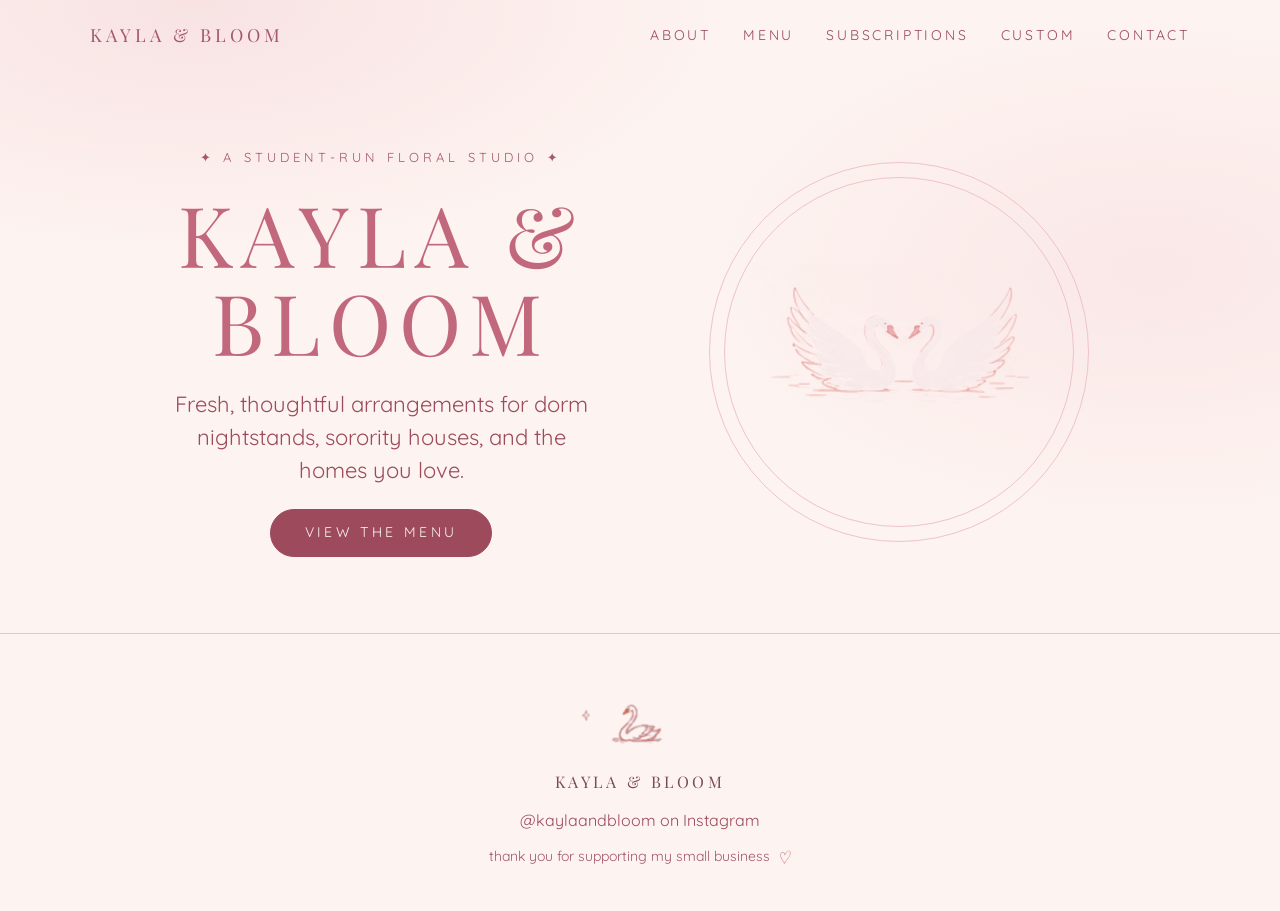
<file: index.html>
<!DOCTYPE html>
<html lang="en">
<head>
  <meta charset="UTF-8">
  <meta name="viewport" content="width=device-width, initial-scale=1.0">
  <title>Kayla &amp; Bloom | Home</title>
  <meta name="description" content="Kayla & Bloom is a student-run floral studio making fresh, thoughtful arrangements for dorm nightstands, sorority houses, and the homes you love.">
  <meta property="og:title" content="Kayla & Bloom">
  <meta property="og:description" content="Fresh, thoughtful arrangements for dorm nightstands, sorority houses, and the homes you love.">
  <meta property="og:type" content="website">
  <meta property="og:url" content="https://ishandhodu.github.io/kaylas-in-bloom12/">
  <meta property="og:image" content="https://ishandhodu.github.io/kaylas-in-bloom12/images/hero-swans.png">
  <link rel="icon" type="image/svg+xml" href="images/favicon.svg">
  <link rel="preconnect" href="https://fonts.googleapis.com">
  <link href="https://fonts.googleapis.com/css2?family=Quicksand:wght@300;400;500;600&family=Playfair+Display:wght@400;500&display=swap" rel="stylesheet">
  <link rel="stylesheet" href="css/styles.css">
</head>
<body>
  <header class="site-header">
    <nav>
      <a href="index.html" class="logo">Kayla &amp; Bloom</a>
      <ul class="nav-links">
        <li><a href="about.html">About</a></li>
        <li><a href="menu.html">Menu</a></li>
        <li><a href="subscriptions.html">Subscriptions</a></li>
        <li><a href="custom.html">Custom</a></li>
        <li><a href="contact.html">Contact</a></li>
      </ul>
    </nav>
  </header>

  <main>
    <section class="hero" id="top">
      <div class="hero-copy">
        <span class="eyebrow"><span class="sparkle">✦</span> A student-run floral studio <span class="sparkle">✦</span></span>
        <h1>Kayla &amp;<br>Bloom</h1>
        <p>Fresh, thoughtful arrangements for dorm nightstands, sorority houses, and the homes you love.</p>
        <a href="menu.html" class="btn">View the Menu</a>
      </div>
      <div class="hero-image">
        <div class="ring">
          <img class="float" src="images/hero-swans.png" alt="Two swans forming a heart shape" width="438" height="264">
        </div>
      </div>
    </section>
  </main>

  <footer class="site-footer">
    <img src="images/swan.png" alt="" width="320" height="190" loading="lazy">
    <span class="brand">Kayla &amp; Bloom</span>
    <a href="https://instagram.com/kaylaandbloom" target="_blank" rel="noopener">@kaylaandbloom on Instagram</a>
    <span class="thanks">thank you for supporting my small business <img src="images/heart-only.png" alt="" width="136" height="160" loading="lazy"></span>
  </footer>
  <script src="js/main.js" defer></script>
</body>
</html>
</file>
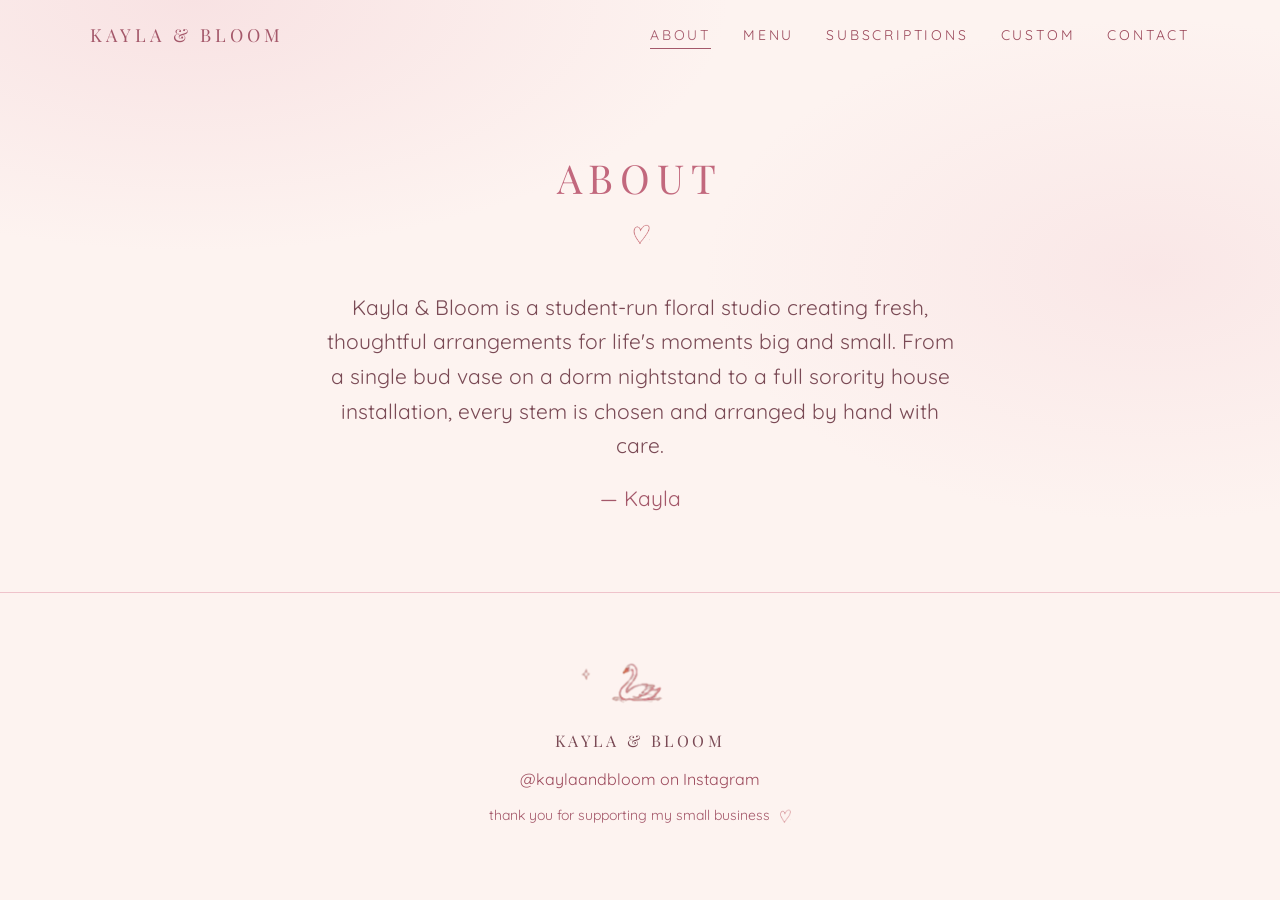
<file: about.html>
<!DOCTYPE html>
<html lang="en">
<head>
  <meta charset="UTF-8">
  <meta name="viewport" content="width=device-width, initial-scale=1.0">
  <title>Kayla &amp; Bloom | About</title>
  <meta name="description" content="Kayla & Bloom is a student-run floral studio creating fresh, thoughtful arrangements for life's moments big and small.">
  <meta property="og:title" content="About | Kayla & Bloom">
  <meta property="og:description" content="Kayla & Bloom is a student-run floral studio creating fresh, thoughtful arrangements for life's moments big and small.">
  <meta property="og:type" content="website">
  <meta property="og:url" content="https://ishandhodu.github.io/kaylas-in-bloom12/about.html">
  <meta property="og:image" content="https://ishandhodu.github.io/kaylas-in-bloom12/images/hero-swans.png">
  <link rel="icon" type="image/svg+xml" href="images/favicon.svg">
  <link rel="preconnect" href="https://fonts.googleapis.com">
  <link href="https://fonts.googleapis.com/css2?family=Quicksand:wght@300;400;500;600&family=Playfair+Display:wght@400;500&display=swap" rel="stylesheet">
  <link rel="stylesheet" href="css/styles.css">
</head>
<body>
  <header class="site-header">
    <nav>
      <a href="index.html" class="logo">Kayla &amp; Bloom</a>
      <ul class="nav-links">
        <li><a href="about.html" aria-current="page">About</a></li>
        <li><a href="menu.html">Menu</a></li>
        <li><a href="subscriptions.html">Subscriptions</a></li>
        <li><a href="custom.html">Custom</a></li>
        <li><a href="contact.html">Contact</a></li>
      </ul>
    </nav>
  </header>

  <main>
    <section class="about" id="about">
      <div class="section-heading">
        <h1>About</h1>
        <img src="images/heart-only.png" alt="" width="136" height="160" loading="lazy">
      </div>
      <div class="about-content">
        <p>Kayla &amp; Bloom is a student-run floral studio creating fresh, thoughtful arrangements for life's moments big and small. From a single bud vase on a dorm nightstand to a full sorority house installation, every stem is chosen and arranged by hand with care.</p>
        <p class="signature">— Kayla</p>
      </div>
    </section>
  </main>

  <footer class="site-footer">
    <img src="images/swan.png" alt="" width="320" height="190" loading="lazy">
    <span class="brand">Kayla &amp; Bloom</span>
    <a href="https://instagram.com/kaylaandbloom" target="_blank" rel="noopener">@kaylaandbloom on Instagram</a>
    <span class="thanks">thank you for supporting my small business <img src="images/heart-only.png" alt="" width="136" height="160" loading="lazy"></span>
  </footer>
  <script src="js/main.js" defer></script>
</body>
</html>
</file>
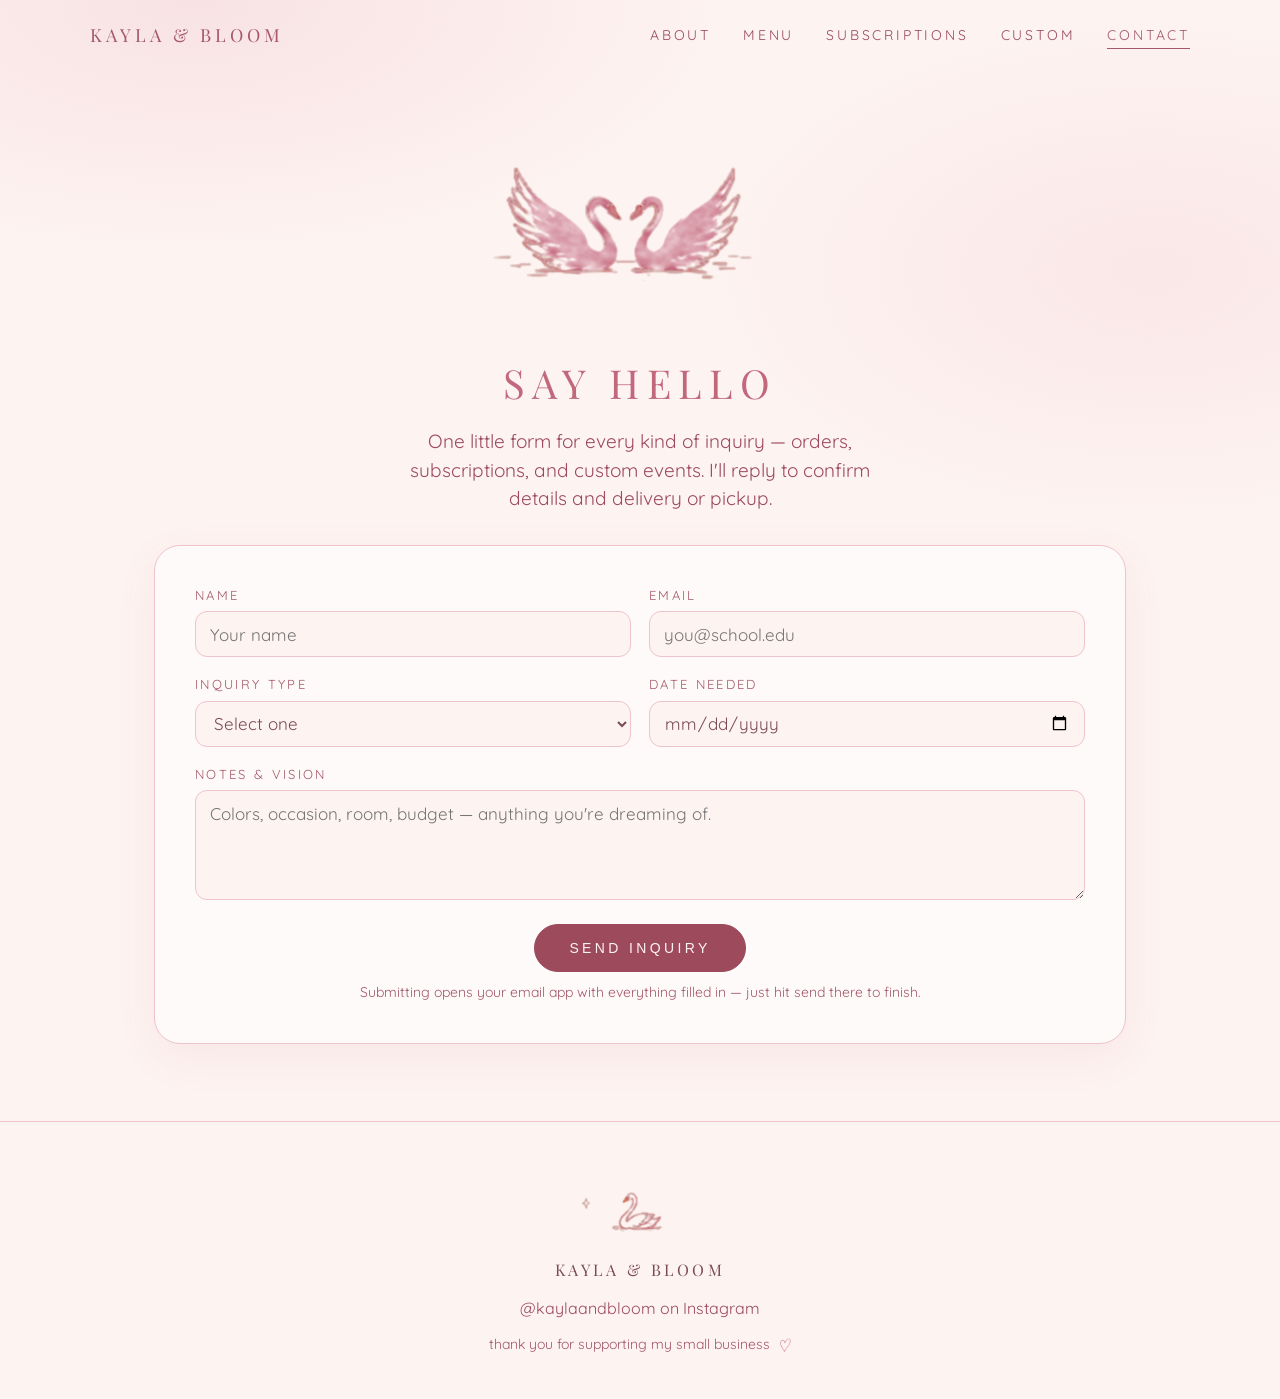
<file: contact.html>
<!DOCTYPE html>
<html lang="en">
<head>
  <meta charset="UTF-8">
  <meta name="viewport" content="width=device-width, initial-scale=1.0">
  <title>Kayla &amp; Bloom | Contact</title>
  <meta name="description" content="Send an inquiry to Kayla & Bloom for a standard order, monthly subscription, or custom event.">
  <meta property="og:title" content="Contact | Kayla & Bloom">
  <meta property="og:description" content="Send an inquiry for a standard order, monthly subscription, or custom event.">
  <meta property="og:type" content="website">
  <meta property="og:url" content="https://ishandhodu.github.io/kaylas-in-bloom12/contact.html">
  <meta property="og:image" content="https://ishandhodu.github.io/kaylas-in-bloom12/images/hero-swans.png">
  <link rel="icon" type="image/svg+xml" href="images/favicon.svg">
  <link rel="preconnect" href="https://fonts.googleapis.com">
  <link href="https://fonts.googleapis.com/css2?family=Quicksand:wght@300;400;500;600&family=Playfair+Display:wght@400;500&display=swap" rel="stylesheet">
  <link rel="stylesheet" href="css/styles.css">
</head>
<body>
  <header class="site-header">
    <nav>
      <a href="index.html" class="logo">Kayla &amp; Bloom</a>
      <ul class="nav-links">
        <li><a href="about.html">About</a></li>
        <li><a href="menu.html">Menu</a></li>
        <li><a href="subscriptions.html">Subscriptions</a></li>
        <li><a href="custom.html">Custom</a></li>
        <li><a href="contact.html" aria-current="page">Contact</a></li>
      </ul>
    </nav>
  </header>

  <main>
    <section class="contact" id="contact">
      <div class="contact-intro">
        <img src="images/swans-pair.png" alt="Two hand-drawn swans" width="700" height="447" loading="lazy">
        <h1>Say Hello</h1>
        <p>One little form for every kind of inquiry — orders, subscriptions, and custom events. I'll reply to confirm details and delivery or pickup.</p>
      </div>

      <form class="inquiry" id="contact-form">
        <div class="form-row">
          <label for="name">Name
            <input type="text" id="name" name="name" placeholder="Your name" required>
          </label>
          <label for="email">Email
            <input type="email" id="email" name="email" placeholder="you@school.edu" required>
          </label>
        </div>

        <div class="form-row">
          <label for="inquiry-type">Inquiry type
            <select id="inquiry-type" name="inquiry-type" required>
              <option value="">Select one</option>
              <option>Standard order</option>
              <option>Monthly subscription</option>
              <option>Custom or large event</option>
            </select>
          </label>
          <label for="date-needed">Date needed
            <input type="date" id="date-needed" name="date-needed">
          </label>
        </div>

        <label for="notes">Notes &amp; vision
          <textarea id="notes" name="notes" rows="4" placeholder="Colors, occasion, room, budget — anything you're dreaming of."></textarea>
        </label>

        <div class="submit-row">
          <button type="submit" class="btn">Send Inquiry</button>
          <span class="form-note">Submitting opens your email app with everything filled in — just hit send there to finish.</span>
        </div>
      </form>
    </section>
  </main>

  <footer class="site-footer">
    <img src="images/swan.png" alt="" width="320" height="190" loading="lazy">
    <span class="brand">Kayla &amp; Bloom</span>
    <a href="https://instagram.com/kaylaandbloom" target="_blank" rel="noopener">@kaylaandbloom on Instagram</a>
    <span class="thanks">thank you for supporting my small business <img src="images/heart-only.png" alt="" width="136" height="160" loading="lazy"></span>
  </footer>
  <script src="js/main.js" defer></script>
</body>
</html>
</file>
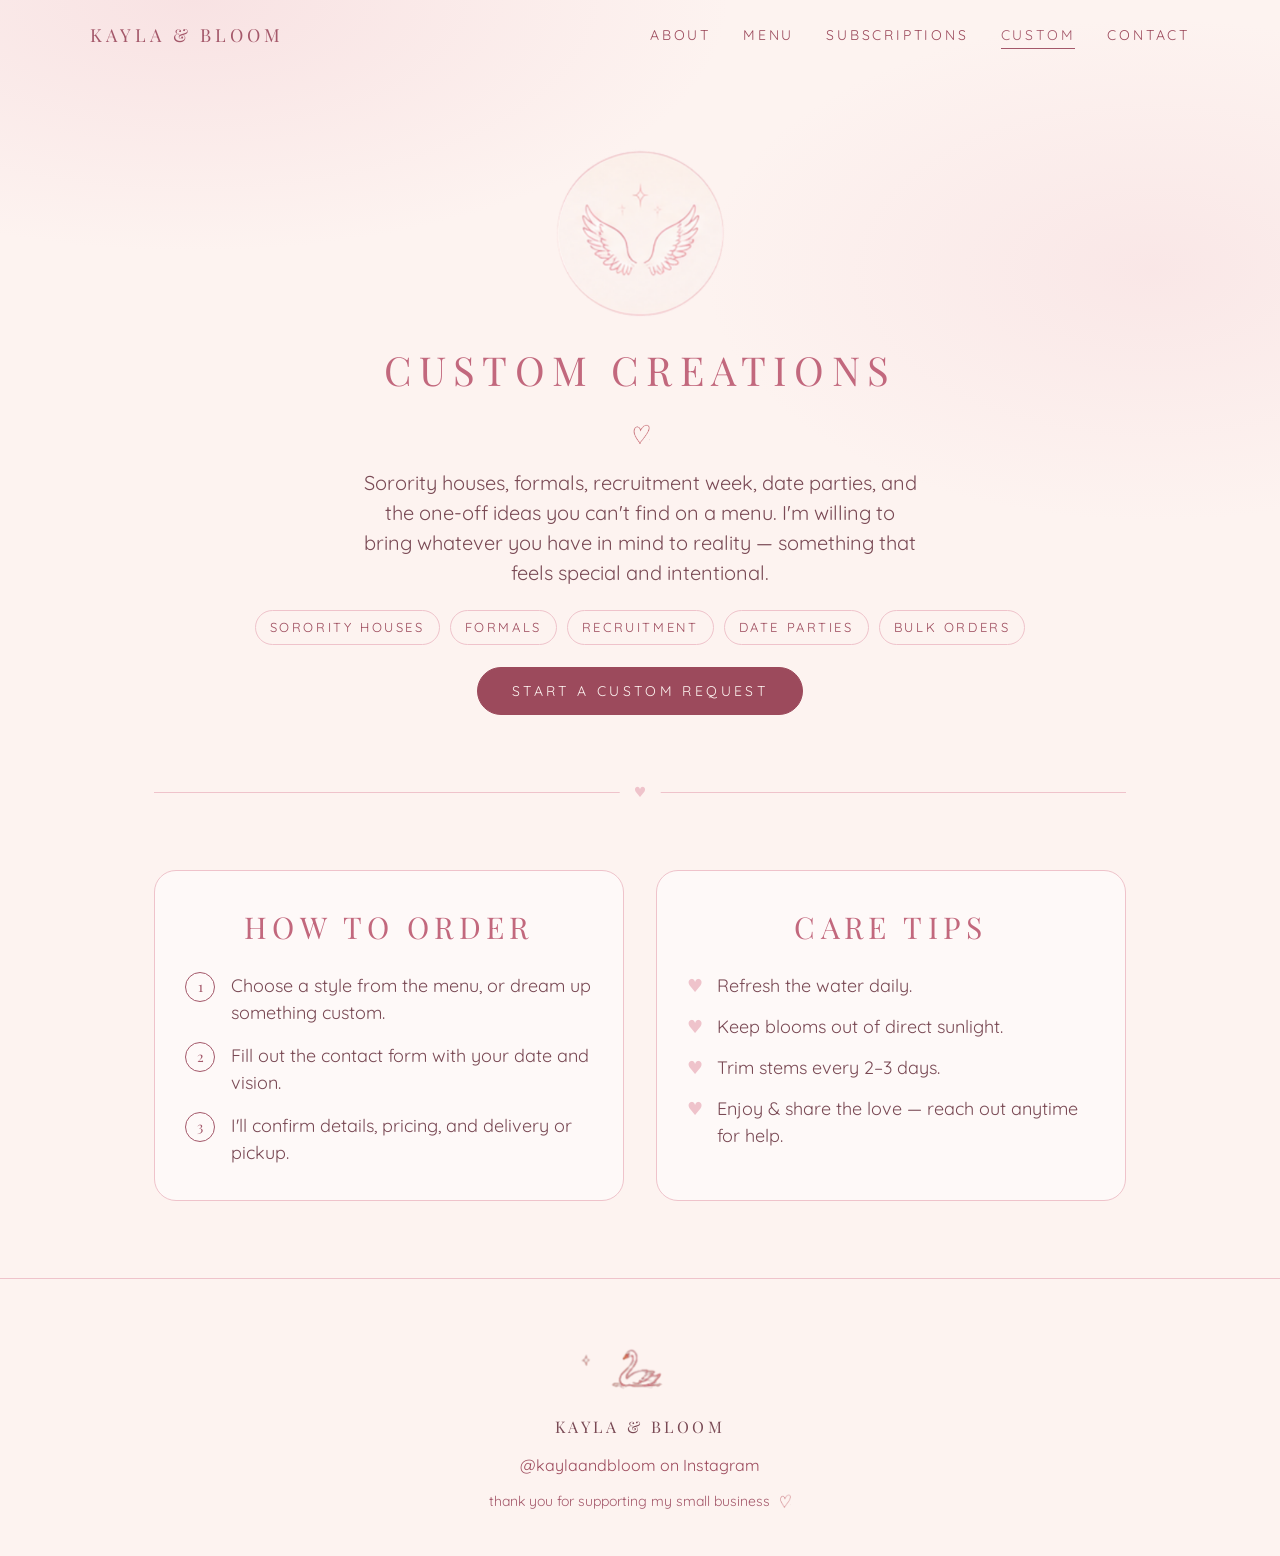
<file: custom.html>
<!DOCTYPE html>
<html lang="en">
<head>
  <meta charset="UTF-8">
  <meta name="viewport" content="width=device-width, initial-scale=1.0">
  <title>Kayla &amp; Bloom | Custom Creations</title>
  <meta name="description" content="Custom floral creations for sorority houses, formals, recruitment week, and events, plus how to order and care tips from Kayla & Bloom.">
  <meta property="og:title" content="Custom Creations | Kayla & Bloom">
  <meta property="og:description" content="Custom floral creations for sorority houses, formals, recruitment week, and events.">
  <meta property="og:type" content="website">
  <meta property="og:url" content="https://ishandhodu.github.io/kaylas-in-bloom12/custom.html">
  <meta property="og:image" content="https://ishandhodu.github.io/kaylas-in-bloom12/images/hero-swans.png">
  <link rel="icon" type="image/svg+xml" href="images/favicon.svg">
  <link rel="preconnect" href="https://fonts.googleapis.com">
  <link href="https://fonts.googleapis.com/css2?family=Quicksand:wght@300;400;500;600&family=Playfair+Display:wght@400;500&display=swap" rel="stylesheet">
  <link rel="stylesheet" href="css/styles.css">
</head>
<body>
  <header class="site-header">
    <nav>
      <a href="index.html" class="logo">Kayla &amp; Bloom</a>
      <ul class="nav-links">
        <li><a href="about.html">About</a></li>
        <li><a href="menu.html">Menu</a></li>
        <li><a href="subscriptions.html">Subscriptions</a></li>
        <li><a href="custom.html" aria-current="page">Custom</a></li>
        <li><a href="contact.html">Contact</a></li>
      </ul>
    </nav>
  </header>

  <main>
    <section class="custom" id="custom">
      <img class="badge-img float" src="images/wings-badge.png" alt="Angel wings emblem" width="450" height="450" loading="lazy">
      <h1>Custom Creations</h1>
      <img class="heart-divider" src="images/heart-only.png" alt="" width="136" height="160" loading="lazy">
      <p>Sorority houses, formals, recruitment week, date parties, and the one-off ideas you can't find on a menu. I'm willing to bring whatever you have in mind to reality — something that feels special and intentional.</p>
      <ul class="tag-list">
        <li>Sorority houses</li>
        <li>Formals</li>
        <li>Recruitment</li>
        <li>Date parties</li>
        <li>Bulk orders</li>
      </ul>
      <a href="contact.html" class="btn">Start a Custom Request</a>
    </section>

    <section class="info-grid" id="how">
      <div class="info-card">
        <h2>How to Order</h2>
        <ol class="steps">
          <li><span class="num">1</span><span>Choose a style from the menu, or dream up something custom.</span></li>
          <li><span class="num">2</span><span>Fill out the contact form with your date and vision.</span></li>
          <li><span class="num">3</span><span>I'll confirm details, pricing, and delivery or pickup.</span></li>
        </ol>
      </div>

      <div class="info-card">
        <h2>Care Tips</h2>
        <ul class="tips">
          <li><span class="heart">♥</span><span>Refresh the water daily.</span></li>
          <li><span class="heart">♥</span><span>Keep blooms out of direct sunlight.</span></li>
          <li><span class="heart">♥</span><span>Trim stems every 2–3 days.</span></li>
          <li><span class="heart">♥</span><span>Enjoy &amp; share the love — reach out anytime for help.</span></li>
        </ul>
      </div>
    </section>
  </main>

  <footer class="site-footer">
    <img src="images/swan.png" alt="" width="320" height="190" loading="lazy">
    <span class="brand">Kayla &amp; Bloom</span>
    <a href="https://instagram.com/kaylaandbloom" target="_blank" rel="noopener">@kaylaandbloom on Instagram</a>
    <span class="thanks">thank you for supporting my small business <img src="images/heart-only.png" alt="" width="136" height="160" loading="lazy"></span>
  </footer>
  <script src="js/main.js" defer></script>
</body>
</html>
</file>
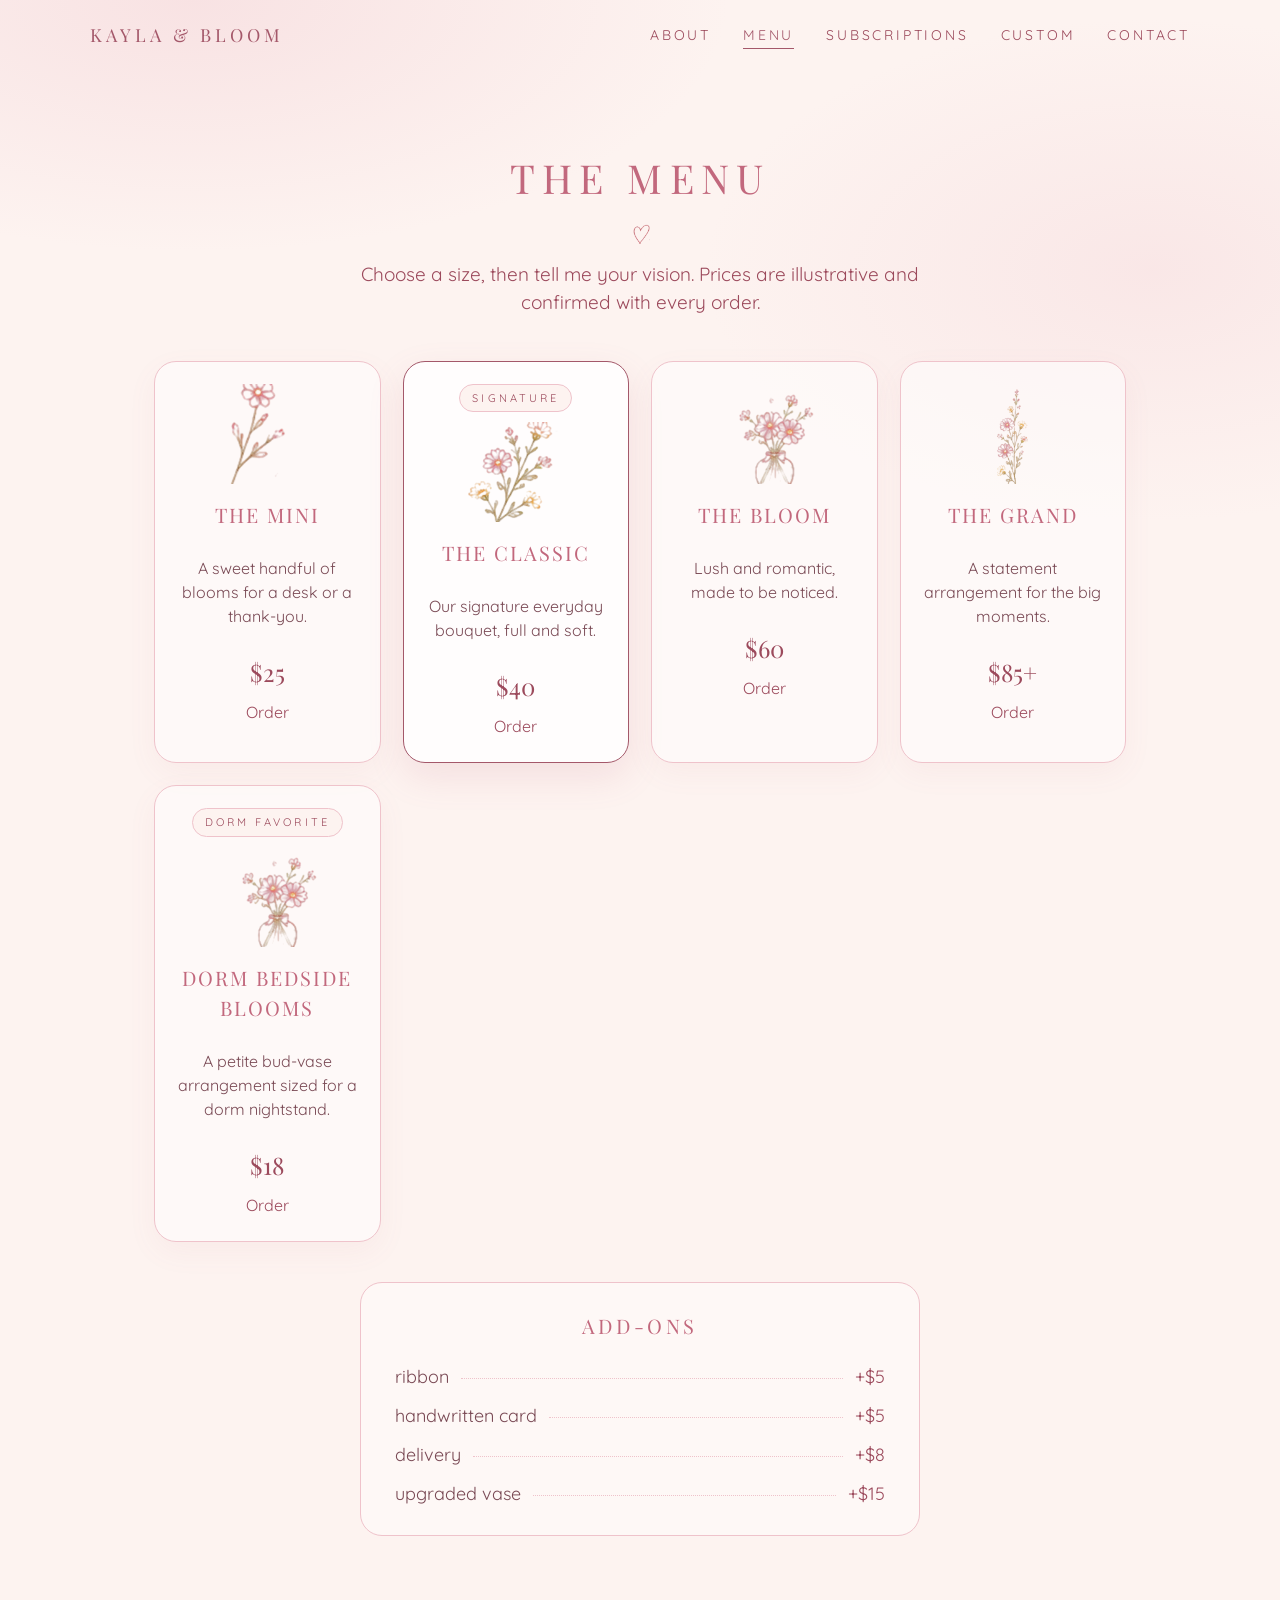
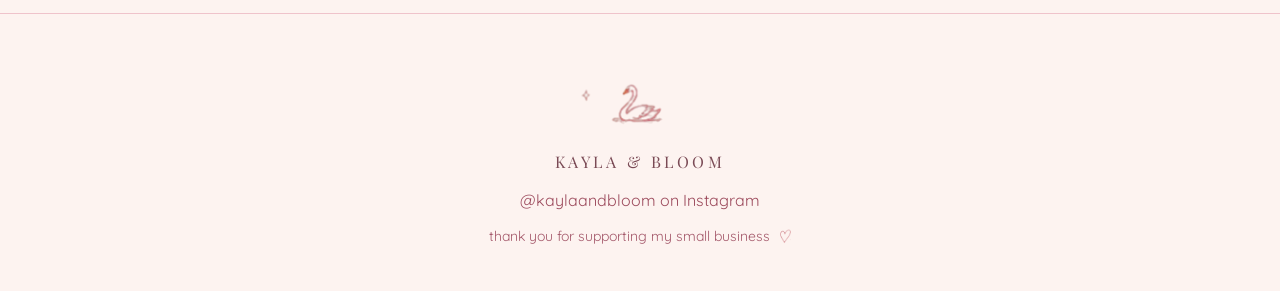
<file: menu.html>
<!DOCTYPE html>
<html lang="en">
<head>
  <meta charset="UTF-8">
  <meta name="viewport" content="width=device-width, initial-scale=1.0">
  <title>Kayla &amp; Bloom | Menu &amp; Subscriptions</title>
  <meta name="description" content="Bouquet sizes, add-ons, and monthly Bloom Subscriptions from Kayla & Bloom, a student-run floral studio.">
  <meta property="og:title" content="The Menu | Kayla & Bloom">
  <meta property="og:description" content="Bouquet sizes and add-ons from Kayla & Bloom, a student-run floral studio.">
  <meta property="og:type" content="website">
  <meta property="og:url" content="https://ishandhodu.github.io/kaylas-in-bloom12/menu.html">
  <meta property="og:image" content="https://ishandhodu.github.io/kaylas-in-bloom12/images/hero-swans.png">
  <link rel="icon" type="image/svg+xml" href="images/favicon.svg">
  <link rel="preconnect" href="https://fonts.googleapis.com">
  <link href="https://fonts.googleapis.com/css2?family=Quicksand:wght@300;400;500;600&family=Playfair+Display:wght@400;500&display=swap" rel="stylesheet">
  <link rel="stylesheet" href="css/styles.css">
</head>
<body>
  <header class="site-header">
    <nav>
      <a href="index.html" class="logo">Kayla &amp; Bloom</a>
      <ul class="nav-links">
        <li><a href="about.html">About</a></li>
        <li><a href="menu.html" aria-current="page">Menu</a></li>
        <li><a href="subscriptions.html">Subscriptions</a></li>
        <li><a href="custom.html">Custom</a></li>
        <li><a href="contact.html">Contact</a></li>
      </ul>
    </nav>
  </header>

  <main>
    <section class="menu" id="menu">
      <div class="section-heading">
        <h1>The Menu</h1>
        <img src="images/heart-only.png" alt="" width="136" height="160" loading="lazy">
        <p>Choose a size, then tell me your vision. Prices are illustrative and confirmed with every order.</p>
      </div>

      <div class="menu-grid">
        <article class="menu-card">
          <img src="images/stem.png" alt="The Mini bouquet illustration" width="286" height="320" loading="lazy">
          <h3>The Mini</h3>
          <p>A sweet handful of blooms for a desk or a thank-you.</p>
          <div class="price">$25</div>
          <a href="contact.html">Order</a>
        </article>

        <article class="menu-card menu-card--featured">
          <span class="badge">Signature</span>
          <img src="images/wildflowers.png" alt="The Classic bouquet illustration" width="317" height="320" loading="lazy">
          <h3>The Classic</h3>
          <p>Our signature everyday bouquet, full and soft.</p>
          <div class="price">$40</div>
          <a href="contact.html">Order</a>
        </article>

        <article class="menu-card">
          <img src="images/vase.png" alt="The Bloom bouquet illustration" width="320" height="320" loading="lazy">
          <h3>The Bloom</h3>
          <p>Lush and romantic, made to be noticed.</p>
          <div class="price">$60</div>
          <a href="contact.html">Order</a>
        </article>

        <article class="menu-card">
          <img src="images/tall-spray.png" alt="The Grand bouquet illustration" width="99" height="320" loading="lazy">
          <h3>The Grand</h3>
          <p>A statement arrangement for the big moments.</p>
          <div class="price">$85+</div>
          <a href="contact.html">Order</a>
        </article>

        <article class="menu-card">
          <span class="badge">Dorm favorite</span>
          <img src="images/vase.png" alt="Dorm Bedside Blooms illustration" width="320" height="320" loading="lazy">
          <h3>Dorm Bedside Blooms</h3>
          <p>A petite bud-vase arrangement sized for a dorm nightstand.</p>
          <div class="price">$18</div>
          <a href="contact.html">Order</a>
        </article>
      </div>

      <div class="addons">
        <h3>Add-ons</h3>
        <ul>
          <li><span>ribbon</span><span class="fill"></span><span class="price">+$5</span></li>
          <li><span>handwritten card</span><span class="fill"></span><span class="price">+$5</span></li>
          <li><span>delivery</span><span class="fill"></span><span class="price">+$8</span></li>
          <li><span>upgraded vase</span><span class="fill"></span><span class="price">+$15</span></li>
        </ul>
      </div>
    </section>
  </main>

  <footer class="site-footer">
    <img src="images/swan.png" alt="" width="320" height="190" loading="lazy">
    <span class="brand">Kayla &amp; Bloom</span>
    <a href="https://instagram.com/kaylaandbloom" target="_blank" rel="noopener">@kaylaandbloom on Instagram</a>
    <span class="thanks">thank you for supporting my small business <img src="images/heart-only.png" alt="" width="136" height="160" loading="lazy"></span>
  </footer>
  <script src="js/main.js" defer></script>
</body>
</html>
</file>
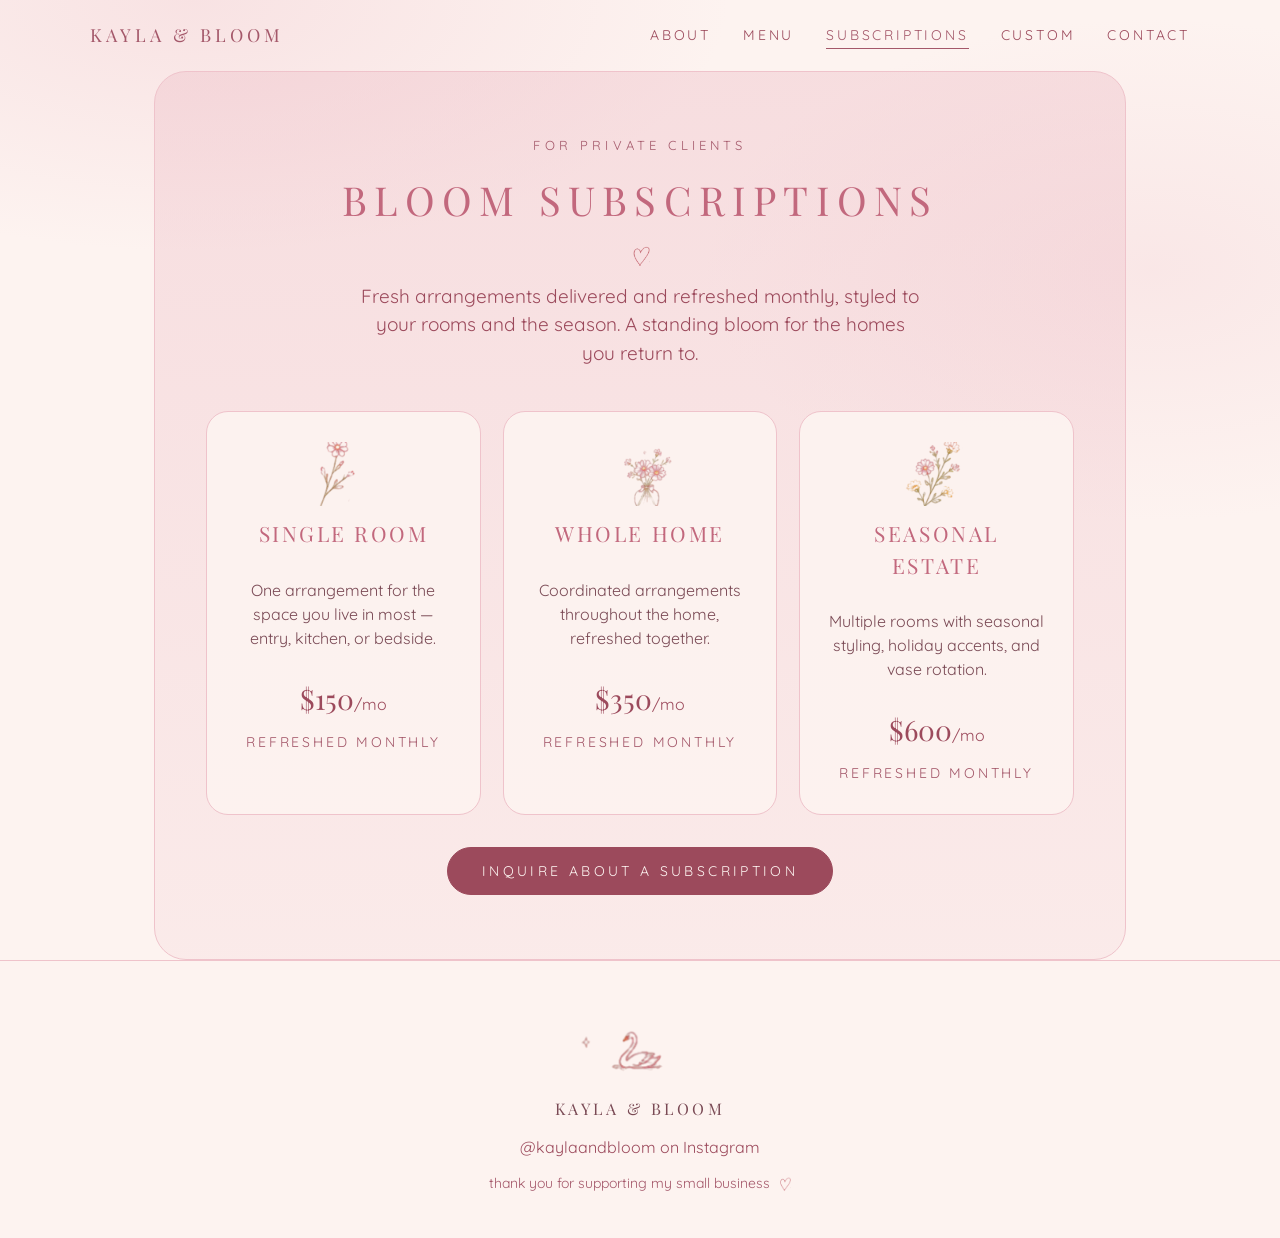
<file: subscriptions.html>
<!DOCTYPE html>
<html lang="en">
<head>
  <meta charset="UTF-8">
  <meta name="viewport" content="width=device-width, initial-scale=1.0">
  <title>Kayla &amp; Bloom | Bloom Subscriptions</title>
  <meta name="description" content="Monthly Bloom Subscriptions from Kayla & Bloom — fresh arrangements delivered and refreshed on a standing schedule.">
  <meta property="og:title" content="Bloom Subscriptions | Kayla & Bloom">
  <meta property="og:description" content="Fresh arrangements delivered and refreshed monthly, styled to your rooms and the season.">
  <meta property="og:type" content="website">
  <meta property="og:url" content="https://ishandhodu.github.io/kaylas-in-bloom12/subscriptions.html">
  <meta property="og:image" content="https://ishandhodu.github.io/kaylas-in-bloom12/images/hero-swans.png">
  <link rel="icon" type="image/svg+xml" href="images/favicon.svg">
  <link rel="preconnect" href="https://fonts.googleapis.com">
  <link href="https://fonts.googleapis.com/css2?family=Quicksand:wght@300;400;500;600&family=Playfair+Display:wght@400;500&display=swap" rel="stylesheet">
  <link rel="stylesheet" href="css/styles.css">
</head>
<body>
  <header class="site-header">
    <nav>
      <a href="index.html" class="logo">Kayla &amp; Bloom</a>
      <ul class="nav-links">
        <li><a href="about.html">About</a></li>
        <li><a href="menu.html">Menu</a></li>
        <li><a href="subscriptions.html" aria-current="page">Subscriptions</a></li>
        <li><a href="custom.html">Custom</a></li>
        <li><a href="contact.html">Contact</a></li>
      </ul>
    </nav>
  </header>

  <main>
    <section class="subscriptions" id="subscriptions">
      <div class="section-heading">
        <span class="eyebrow">For private clients</span>
        <h1>Bloom Subscriptions</h1>
        <img src="images/heart-only.png" alt="" width="136" height="160" loading="lazy">
        <p>Fresh arrangements delivered and refreshed monthly, styled to your rooms and the season. A standing bloom for the homes you return to.</p>
      </div>

      <div class="sub-grid">
        <article class="sub-card">
          <img src="images/stem.png" alt="" width="286" height="320" loading="lazy">
          <h3>Single Room</h3>
          <p>One arrangement for the space you live in most — entry, kitchen, or bedside.</p>
          <div class="price">$150<span>/mo</span></div>
          <span class="frequency">Refreshed monthly</span>
        </article>

        <article class="sub-card">
          <img src="images/vase.png" alt="" width="320" height="320" loading="lazy">
          <h3>Whole Home</h3>
          <p>Coordinated arrangements throughout the home, refreshed together.</p>
          <div class="price">$350<span>/mo</span></div>
          <span class="frequency">Refreshed monthly</span>
        </article>

        <article class="sub-card">
          <img src="images/wildflowers.png" alt="" width="317" height="320" loading="lazy">
          <h3>Seasonal Estate</h3>
          <p>Multiple rooms with seasonal styling, holiday accents, and vase rotation.</p>
          <div class="price">$600<span>/mo</span></div>
          <span class="frequency">Refreshed monthly</span>
        </article>
      </div>

      <div class="btn-row">
        <a href="contact.html" class="btn">Inquire About a Subscription</a>
      </div>
    </section>
  </main>

  <footer class="site-footer">
    <img src="images/swan.png" alt="" width="320" height="190" loading="lazy">
    <span class="brand">Kayla &amp; Bloom</span>
    <a href="https://instagram.com/kaylaandbloom" target="_blank" rel="noopener">@kaylaandbloom on Instagram</a>
    <span class="thanks">thank you for supporting my small business <img src="images/heart-only.png" alt="" width="136" height="160" loading="lazy"></span>
  </footer>
  <script src="js/main.js" defer></script>
</body>
</html>
</file>
<file: css/styles.css>
/* Kayla & Bloom — shared stylesheet */

:root {
  --color-bg: #FDF3F0;
  --color-text: #7A4A55;
  --color-primary: #9C4A5C;
  --color-accent: #C2687D;
  --color-accent-text: #A4586A; /* darker than --color-accent: meets WCAG AA 4.5:1 for small text on --color-bg */
  --color-border: #EFC3CB;
  --font-heading: 'Playfair Display', serif;
  --font-body: 'Quicksand', system-ui, sans-serif;
  --max-width: 1100px;
}

* {
  box-sizing: border-box;
}

html {
  scroll-behavior: smooth;
}

body {
  margin: 0;
  background: var(--color-bg);
  background-image:
    radial-gradient(ellipse 60% 40% at 15% 0%, rgba(239, 195, 203, .35), transparent 70%),
    radial-gradient(ellipse 50% 40% at 90% 30%, rgba(239, 195, 203, .25), transparent 70%);
  background-attachment: fixed;
  color: var(--color-text);
  font-family: var(--font-body);
  font-weight: 400;
  line-height: 1.5;
  -webkit-font-smoothing: antialiased;
}

a {
  color: var(--color-primary);
  text-decoration: none;
}

a:hover,
a:focus-visible {
  color: var(--color-accent-text);
}

img {
  max-width: 100%;
  display: block;
}

/* ---------- Motion ---------- */

@keyframes kbFloat {
  0%, 100% { transform: translateY(0); }
  50% { transform: translateY(-8px); }
}

@keyframes kbTwinkle {
  0%, 100% { opacity: .5; transform: scale(.9); }
  50% { opacity: 1; transform: scale(1.08); }
}

.float {
  animation: kbFloat 8s ease-in-out infinite;
}

.sparkle {
  display: inline-block;
  animation: kbTwinkle 3.2s ease-in-out infinite;
}

.reveal {
  opacity: 0;
  transform: translateY(16px);
  transition: opacity .6s ease, transform .6s ease;
}

.reveal.is-visible {
  opacity: 1;
  transform: none;
}

@media (prefers-reduced-motion: reduce) {
  *, *::before, *::after {
    animation-duration: .01ms !important;
    animation-iteration-count: 1 !important;
    transition-duration: .01ms !important;
    scroll-behavior: auto !important;
  }
}

h1, h2, h3 {
  font-family: var(--font-heading);
  font-weight: 400;
  color: var(--color-accent);
  margin: 0;
}

/* ---------- Header / Nav ---------- */

.site-header {
  padding: 22px clamp(20px, 5vw, 72px);
}

.site-header nav {
  max-width: var(--max-width);
  margin: 0 auto;
  display: flex;
  justify-content: space-between;
  align-items: center;
  gap: 24px;
  flex-wrap: wrap;
}

.logo {
  font-family: var(--font-heading);
  font-size: 18px;
  letter-spacing: .22em;
  text-transform: uppercase;
  color: var(--color-accent-text);
}

.nav-links {
  list-style: none;
  display: flex;
  gap: clamp(14px, 3vw, 32px);
  flex-wrap: wrap;
  margin: 0;
  padding: 0;
  font-size: 14px;
  letter-spacing: .2em;
  text-transform: uppercase;
}

.nav-links a {
  position: relative;
  padding-bottom: 2px;
}

.nav-links a::after {
  content: "";
  position: absolute;
  left: 0;
  bottom: -3px;
  width: 100%;
  height: 1px;
  background: currentColor;
  transform: scaleX(0);
  transform-origin: left;
  transition: transform .25s ease;
}

.nav-links a:hover::after,
.nav-links a:focus-visible::after {
  transform: scaleX(1);
}

.nav-links a[aria-current="page"] {
  color: var(--color-accent-text);
}

.nav-links a[aria-current="page"]::after {
  transform: scaleX(1);
}

/* ---------- Layout helpers ---------- */

main {
  max-width: var(--max-width);
  margin: 0 auto;
  padding: 0 clamp(20px, 5vw, 72px);
}

section {
  padding: clamp(40px, 6vw, 80px) 0;
}

section + section {
  position: relative;
  border-top: 1px solid var(--color-border);
}

section + section::before {
  content: "♥";
  position: absolute;
  top: -0.6em;
  left: 50%;
  transform: translateX(-50%);
  background: var(--color-bg);
  padding: 0 14px;
  color: var(--color-border);
  font-size: 14px;
  line-height: 1;
}

.section-heading {
  display: flex;
  flex-direction: column;
  align-items: center;
  gap: 14px;
  text-align: center;
  margin-bottom: clamp(28px, 4vw, 44px);
}

.section-heading h1,
.section-heading h2 {
  font-size: clamp(28px, 3.4vw, 40px);
  letter-spacing: .18em;
  text-transform: uppercase;
}

.section-heading img {
  height: 24px;
  width: auto;
}

.section-heading p {
  max-width: 560px;
  font-size: 19px;
  color: var(--color-primary);
  margin: 0;
}

.btn {
  display: inline-flex;
  align-items: center;
  justify-content: center;
  min-height: 48px;
  padding: 0 34px;
  border-radius: 999px;
  background: var(--color-primary);
  color: var(--color-bg);
  font-size: 14px;
  letter-spacing: .24em;
  text-transform: uppercase;
  border: 1px solid var(--color-primary);
  transition: background .2s, border-color .2s, transform .2s;
  cursor: pointer;
}

.btn:hover,
.btn:focus-visible {
  background: var(--color-accent-text);
  border-color: var(--color-accent-text);
  color: var(--color-bg);
  transform: translateY(-2px);
}

/* ---------- Hero (Home page) ---------- */

.hero {
  display: grid;
  grid-template-columns: repeat(auto-fit, minmax(280px, 1fr));
  gap: clamp(28px, 5vw, 64px);
  align-items: center;
}

.hero-copy {
  display: flex;
  flex-direction: column;
  gap: 22px;
  text-align: center;
  align-items: center;
}

.eyebrow {
  font-size: 13px;
  letter-spacing: .32em;
  text-transform: uppercase;
  color: var(--color-accent-text);
}

.hero h1 {
  font-size: clamp(46px, 7vw, 84px);
  line-height: 1.05;
  letter-spacing: .1em;
  text-transform: uppercase;
}

.hero-copy p {
  max-width: 420px;
  font-size: 22px;
  color: var(--color-primary);
  margin: 0;
}

.hero-image {
  display: flex;
  justify-content: center;
}

.hero-image .ring {
  position: relative;
  width: min(100%, 380px);
  aspect-ratio: 1;
  border-radius: 50%;
  border: 1px solid var(--color-border);
  display: flex;
  align-items: center;
  justify-content: center;
}

.hero-image .ring::before {
  content: "";
  position: absolute;
  inset: 14px;
  border-radius: 50%;
  border: 1px solid var(--color-border);
}

.hero-image img {
  width: 78%;
  height: auto;
}

/* ---------- About ---------- */

.about {
  text-align: center;
}

.about-content {
  max-width: 640px;
  margin: 0 auto;
  display: flex;
  flex-direction: column;
  gap: 18px;
  align-items: center;
}

.about-content p {
  font-size: 21px;
  line-height: 1.65;
  margin: 0;
}

.signature {
  color: var(--color-accent-text);
  font-size: 19px;
}

/* ---------- Menu grid ---------- */

.menu-grid {
  display: grid;
  grid-template-columns: repeat(auto-fit, minmax(200px, 1fr));
  gap: 22px;
}

.menu-card {
  display: flex;
  flex-direction: column;
  gap: 10px;
  padding: 22px 18px 24px;
  background: rgba(255, 255, 255, .55);
  border: 1px solid var(--color-border);
  border-radius: 22px;
  text-align: center;
  align-items: center;
  box-shadow: 0 10px 30px rgba(194, 104, 125, .06);
  transition: transform .2s;
}

.menu-card:hover {
  transform: translateY(-4px);
}

.menu-card--featured {
  background: rgba(255, 255, 255, .85);
  border-color: var(--color-accent-text);
  box-shadow: 0 14px 36px rgba(194, 104, 125, .14);
}

.menu-card img {
  height: 100px;
  width: auto;
  margin-bottom: 6px;
}

.menu-card h3 {
  font-size: 20px;
  letter-spacing: .1em;
  text-transform: uppercase;
}

.menu-card .price {
  font-family: var(--font-heading);
  font-size: 24px;
  color: var(--color-primary);
}

.badge {
  font-size: 11px;
  letter-spacing: .28em;
  text-transform: uppercase;
  color: var(--color-primary);
  padding: 5px 12px;
  border: 1px solid var(--color-border);
  border-radius: 999px;
  background: var(--color-bg);
}

/* ---------- Add-ons list ---------- */

.addons {
  max-width: 560px;
  margin: 40px auto 0;
  display: flex;
  flex-direction: column;
  gap: 16px;
  padding: 28px 34px;
  border: 1px solid var(--color-border);
  border-radius: 22px;
  background: rgba(255, 255, 255, .35);
}

.addons h3 {
  text-align: center;
  font-size: 20px;
  letter-spacing: .18em;
  text-transform: uppercase;
  margin-bottom: 6px;
}

.addons ul {
  list-style: none;
  margin: 0;
  padding: 0;
  display: flex;
  flex-direction: column;
  gap: 12px;
}

.addons li {
  display: flex;
  align-items: baseline;
  gap: 12px;
  font-size: 18px;
}

.addons li .fill {
  flex: 1;
  border-bottom: 1px dotted var(--color-border);
  transform: translateY(-4px);
}

.addons li .price {
  color: var(--color-primary);
}

/* ---------- Subscriptions ---------- */

.subscriptions {
  border-radius: 32px;
  background: linear-gradient(180deg, rgba(239, 195, 203, .45), rgba(239, 195, 203, .18));
  border: 1px solid var(--color-border);
  padding: clamp(36px, 5vw, 64px) clamp(20px, 4vw, 56px);
}

.sub-grid {
  display: grid;
  grid-template-columns: repeat(auto-fit, minmax(240px, 1fr));
  gap: 22px;
  margin-bottom: 32px;
}

.sub-card {
  display: flex;
  flex-direction: column;
  gap: 12px;
  padding: 30px 28px;
  background: rgba(253, 243, 240, .92);
  border: 1px solid var(--color-border);
  border-radius: 22px;
  text-align: center;
  align-items: center;
}

.sub-card img {
  height: 64px;
  width: auto;
}

.sub-card h3 {
  font-size: 21px;
  letter-spacing: .12em;
  text-transform: uppercase;
}

.sub-card .price {
  font-family: var(--font-heading);
  font-size: 28px;
  color: var(--color-primary);
}

.sub-card .price span {
  font-family: var(--font-body);
  font-size: 16px;
}

.sub-card .frequency {
  font-size: 14px;
  letter-spacing: .2em;
  text-transform: uppercase;
  color: var(--color-accent-text);
}

.subscriptions .btn-row {
  display: flex;
  justify-content: center;
}

/* ---------- Custom Creations ---------- */

.custom {
  text-align: center;
  display: flex;
  flex-direction: column;
  gap: 22px;
  align-items: center;
}

.custom .heart-divider {
  height: 24px;
  width: auto;
}

.custom h1 {
  font-size: clamp(28px, 3.4vw, 40px);
  letter-spacing: .18em;
  text-transform: uppercase;
}

.custom img.badge-img {
  width: min(100%, 170px);
  height: auto;
}

.custom p {
  max-width: 560px;
  font-size: 20px;
  margin: 0;
}

.tag-list {
  display: flex;
  flex-wrap: wrap;
  justify-content: center;
  gap: 10px;
  padding: 0;
  margin: 0;
  list-style: none;
}

.tag-list li {
  font-size: 13px;
  letter-spacing: .2em;
  text-transform: uppercase;
  color: var(--color-primary);
  padding: 7px 14px;
  border: 1px solid var(--color-border);
  border-radius: 999px;
}

/* ---------- How to order / care tips ---------- */

.info-grid {
  display: grid;
  grid-template-columns: repeat(auto-fit, minmax(280px, 1fr));
  gap: 32px;
}

.info-card {
  display: flex;
  flex-direction: column;
  gap: 22px;
  padding: 34px 30px;
  background: rgba(255, 255, 255, .55);
  border: 1px solid var(--color-border);
  border-radius: 22px;
}

.info-card h2 {
  font-size: clamp(24px, 2.6vw, 30px);
  letter-spacing: .18em;
  text-transform: uppercase;
  text-align: center;
}

.steps {
  list-style: none;
  margin: 0;
  padding: 0;
  display: flex;
  flex-direction: column;
  gap: 16px;
}

.steps li {
  display: flex;
  gap: 16px;
  align-items: flex-start;
  font-size: 18px;
}

.steps .num {
  flex: none;
  width: 30px;
  height: 30px;
  border-radius: 50%;
  border: 1px solid var(--color-accent-text);
  display: flex;
  align-items: center;
  justify-content: center;
  font-family: var(--font-heading);
  font-size: 14px;
  color: var(--color-accent-text);
}

.tips {
  list-style: none;
  margin: 0;
  padding: 0;
  display: flex;
  flex-direction: column;
  gap: 14px;
}

.tips li {
  display: flex;
  gap: 14px;
  align-items: baseline;
  font-size: 18px;
}

.tips li .heart {
  color: var(--color-border);
}

/* ---------- Contact form ---------- */

.contact-intro {
  text-align: center;
  display: flex;
  flex-direction: column;
  gap: 14px;
  align-items: center;
  margin-bottom: 32px;
}

.contact-intro h1 {
  font-size: clamp(28px, 3.4vw, 40px);
  letter-spacing: .18em;
  text-transform: uppercase;
}

.contact-intro img {
  width: min(100%, 300px);
  height: auto;
}

.contact-intro p {
  max-width: 480px;
  font-size: 19px;
  color: var(--color-primary);
  margin: 0;
}

form.inquiry {
  display: flex;
  flex-direction: column;
  gap: 18px;
  padding: clamp(24px, 4vw, 40px);
  background: rgba(255, 255, 255, .6);
  border: 1px solid var(--color-border);
  border-radius: 26px;
  box-shadow: 0 14px 40px rgba(194, 104, 125, .08);
}

.form-row {
  display: grid;
  grid-template-columns: repeat(auto-fit, minmax(220px, 1fr));
  gap: 18px;
}

.inquiry label {
  display: flex;
  flex-direction: column;
  gap: 6px;
  font-size: 13px;
  letter-spacing: .18em;
  text-transform: uppercase;
  color: var(--color-accent-text);
}

.inquiry input,
.inquiry select,
.inquiry textarea {
  font-family: var(--font-body);
  min-height: 46px;
  padding: 0 14px;
  border: 1px solid var(--color-border);
  border-radius: 12px;
  background: var(--color-bg);
  font-size: 17px;
  color: var(--color-text);
  outline: none;
  letter-spacing: 0;
  text-transform: none;
}

.inquiry textarea {
  padding: 12px 14px;
  min-height: 110px;
  resize: vertical;
}

.inquiry input:focus,
.inquiry select:focus,
.inquiry textarea:focus {
  border-color: var(--color-accent);
}

.inquiry .submit-row {
  display: flex;
  flex-direction: column;
  align-items: center;
  gap: 10px;
  padding-top: 6px;
}

.form-note {
  font-size: 14px;
  color: var(--color-accent-text);
}

/* ---------- Footer ---------- */

.site-footer {
  display: flex;
  flex-direction: column;
  align-items: center;
  gap: 14px;
  padding: 32px 20px 44px;
  border-top: 1px solid var(--color-border);
  text-align: center;
}

.site-footer img {
  height: 90px;
  width: auto;
}

.site-footer .brand {
  font-family: var(--font-heading);
  font-size: 16px;
  letter-spacing: .22em;
  text-transform: uppercase;
}

.site-footer .thanks {
  display: flex;
  align-items: center;
  gap: 8px;
  font-size: 14px;
  color: var(--color-accent-text);
}

.site-footer .thanks img {
  height: 16px;
  width: auto;
}

/* ---------- Responsive ---------- */

@media (max-width: 600px) {
  .site-header nav {
    flex-direction: column;
    align-items: stretch;
    width: 100%;
    gap: 14px;
  }

  .logo {
    text-align: center;
  }

  .nav-links {
    width: 100%;
    min-width: 0;
    justify-content: center;
    gap: 10px 18px;
    font-size: 13px;
  }

  .hero-copy,
  .about-content {
    text-align: center;
  }
}
</file>
